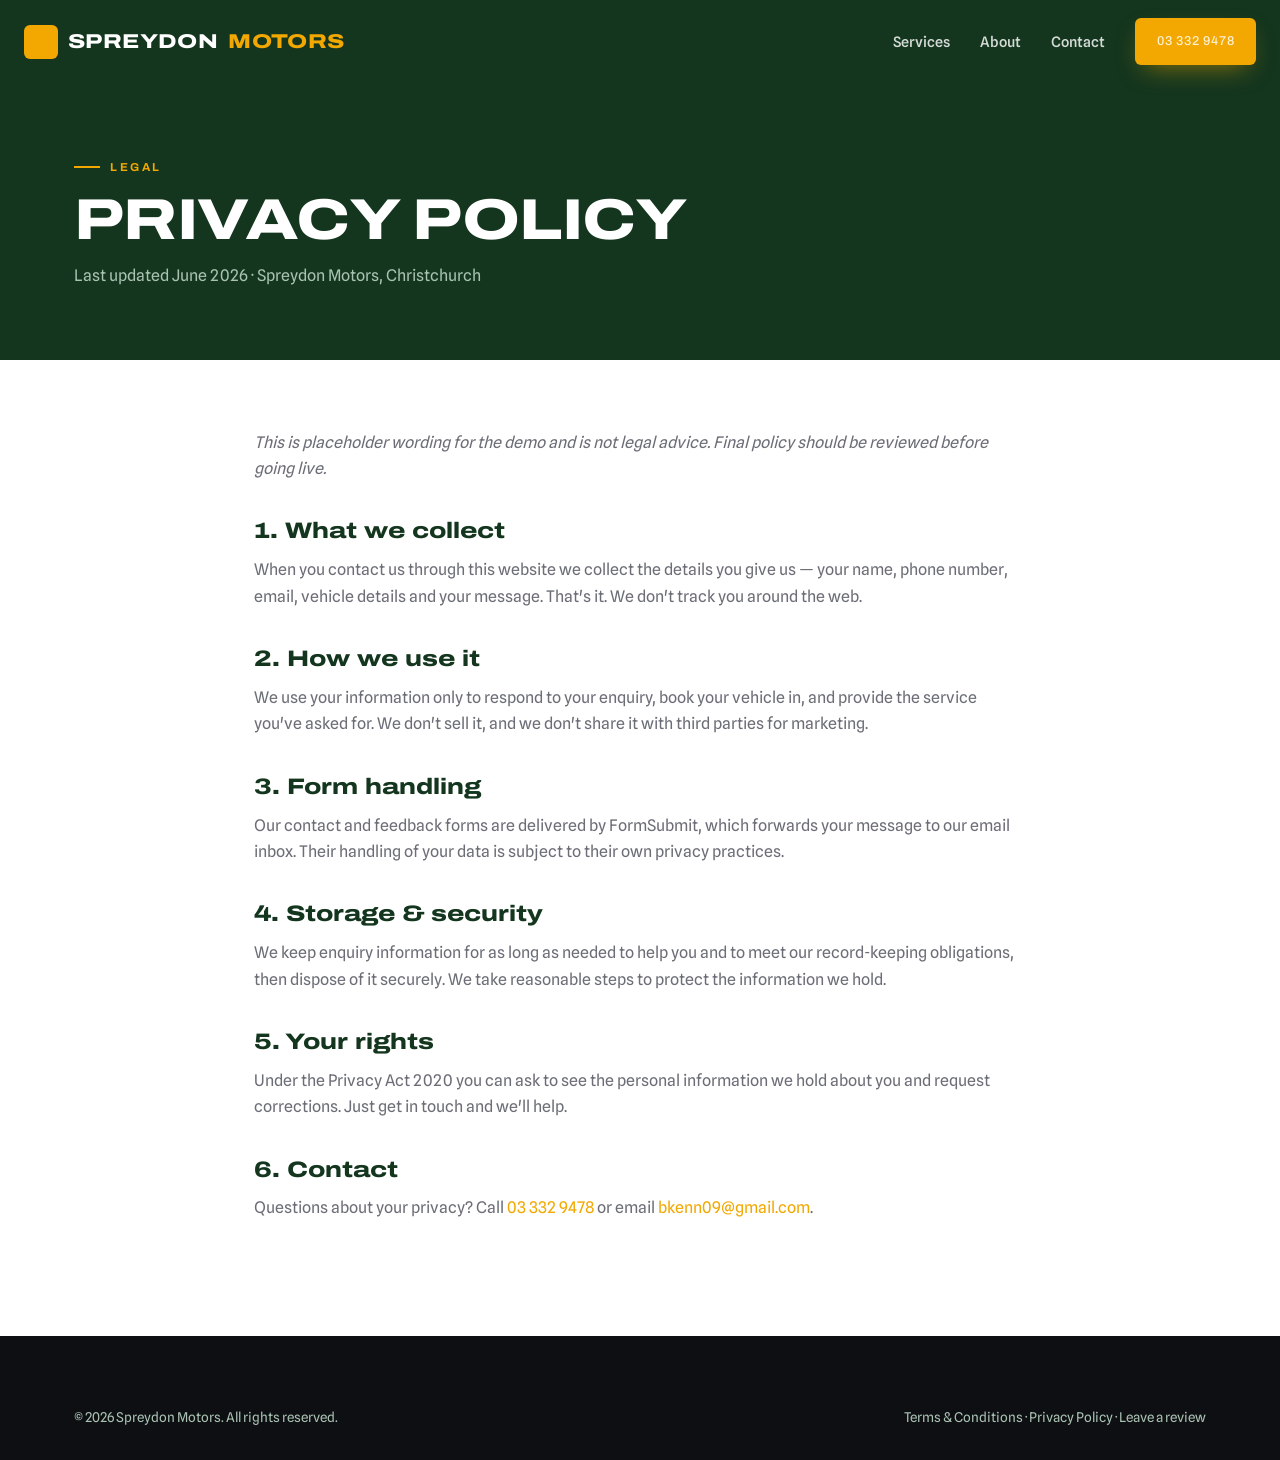
<file: privacy.html>
<!DOCTYPE html>
<html lang="en-NZ">
<head>
<meta charset="UTF-8">
<meta name="viewport" content="width=device-width, initial-scale=1.0">
<title>Privacy Policy | Spreydon Motors</title>
<meta name="description" content="Privacy policy for Spreydon Motors, Christchurch.">
<link rel="preconnect" href="https://fonts.googleapis.com">
<link rel="preconnect" href="https://fonts.gstatic.com" crossorigin>
<link href="https://fonts.googleapis.com/css2?family=Archivo:wght@500;600;700;800&family=Spline+Sans:wght@400;500;600&display=swap" rel="stylesheet">
<link rel="stylesheet" href="styles.css">
<link rel="icon" href="data:image/svg+xml,%3Csvg xmlns='http://www.w3.org/2000/svg' viewBox='0 0 32 32'%3E%3Crect width='32' height='32' rx='6' fill='%23ff4d18'/%3E%3Ctext x='16' y='23' font-family='Arial' font-weight='bold' font-size='18' fill='white' text-anchor='middle'%3ESM%3C/text%3E%3C/svg%3E">
</head>
<body>
<nav class="nav scrolled">
  <a href="index.html" class="nav__logo"><span class="nav__mark">SM</span>Spreydon<span>Motors</span></a>
  <div class="nav__links">
    <a href="index.html#services">Services</a>
    <a href="index.html#about">About</a>
    <a href="index.html#contact">Contact</a>
    <a href="tel:+6433329478" class="btn btn--accent nav__cta">03 332 9478</a>
  </div>
  <button class="nav__burger" aria-label="Menu"><span></span><span></span><span></span></button>
</nav>

<header class="subhero">
  <div class="wrap">
    <span class="eyebrow">Legal</span>
    <h1 style="margin-top:14px;">Privacy Policy</h1>
    <p>Last updated June 2026 · Spreydon Motors, Christchurch</p>
  </div>
</header>

<section class="legal">
  <div class="wrap">
    <p><em>This is placeholder wording for the demo and is not legal advice. Final policy should be reviewed before going live.</em></p>

    <h2>1. What we collect</h2>
    <p>When you contact us through this website we collect the details you give us — your name, phone number, email, vehicle details and your message. That's it. We don't track you around the web.</p>

    <h2>2. How we use it</h2>
    <p>We use your information only to respond to your enquiry, book your vehicle in, and provide the service you've asked for. We don't sell it, and we don't share it with third parties for marketing.</p>

    <h2>3. Form handling</h2>
    <p>Our contact and feedback forms are delivered by FormSubmit, which forwards your message to our email inbox. Their handling of your data is subject to their own privacy practices.</p>

    <h2>4. Storage &amp; security</h2>
    <p>We keep enquiry information for as long as needed to help you and to meet our record-keeping obligations, then dispose of it securely. We take reasonable steps to protect the information we hold.</p>

    <h2>5. Your rights</h2>
    <p>Under the Privacy Act 2020 you can ask to see the personal information we hold about you and request corrections. Just get in touch and we'll help.</p>

    <h2>6. Contact</h2>
    <p>Questions about your privacy? Call <a href="tel:+6433329478" style="color:var(--accent);">03 332 9478</a> or email <a href="mailto:bkenn09@gmail.com" style="color:var(--accent);">bkenn09@gmail.com</a>.</p>
  </div>
</section>

<footer class="footer">
  <div class="wrap">
    <div class="footer__bottom" style="border:0;padding-top:0;">
      <span>© <span id="yr"></span> Spreydon Motors. All rights reserved.</span>
      <span><a href="terms.html">Terms &amp; Conditions</a> · <a href="privacy.html">Privacy Policy</a> · <a href="review.html">Leave a review</a></span>
    </div>
  </div>
</footer>
<script>document.getElementById("yr").textContent=new Date().getFullYear();</script>
<script src="main.js"></script>
</body>
</html>
</file>
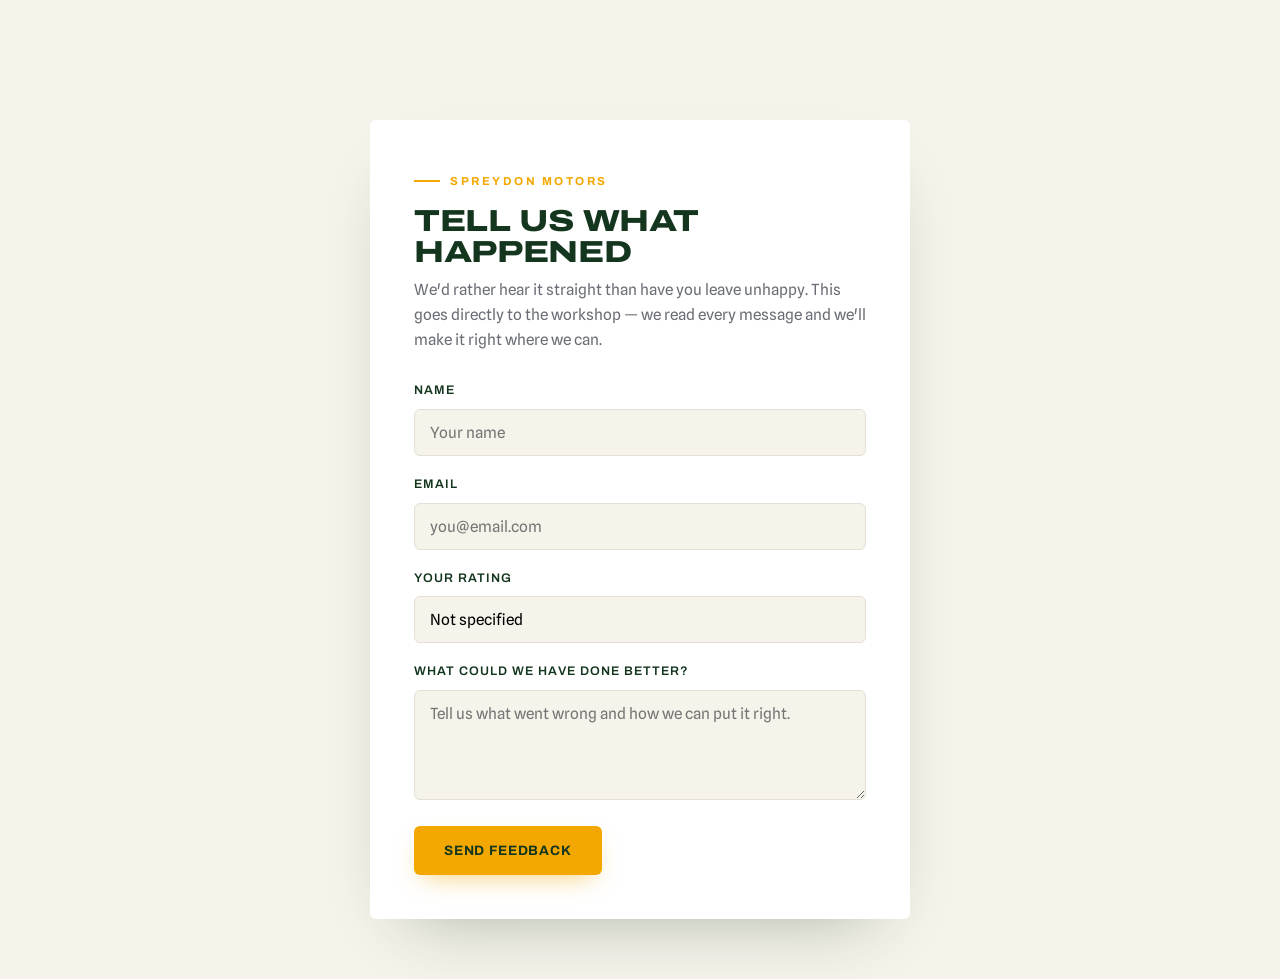
<file: private.html>
<!DOCTYPE html>
<html lang="en-NZ">
<head>
<meta charset="UTF-8">
<meta name="viewport" content="width=device-width, initial-scale=1.0">
<title>Your Feedback | Spreydon Motors</title>
<meta name="description" content="Share your feedback privately with Spreydon Motors, Christchurch.">
<link rel="preconnect" href="https://fonts.googleapis.com">
<link rel="preconnect" href="https://fonts.gstatic.com" crossorigin>
<link href="https://fonts.googleapis.com/css2?family=Archivo:wght@500;600;700;800&family=Spline+Sans:wght@400;500;600&display=swap" rel="stylesheet">
<link rel="stylesheet" href="styles.css">
<link rel="icon" href="data:image/svg+xml,%3Csvg xmlns='http://www.w3.org/2000/svg' viewBox='0 0 32 32'%3E%3Crect width='32' height='32' rx='6' fill='%23ff4d18'/%3E%3Ctext x='16' y='23' font-family='Arial' font-weight='bold' font-size='18' fill='white' text-anchor='middle'%3ESM%3C/text%3E%3C/svg%3E">
</head>
<body>
<main class="private-page">
  <div class="private-card" id="card">
    <span class="eyebrow">Spreydon Motors</span>
    <h1>Tell us what happened</h1>
    <p>We'd rather hear it straight than have you leave unhappy. This goes directly to the workshop — we read every message and we'll make it right where we can.</p>
    <form id="feedbackForm" action="https://formsubmit.co/bkenn09@gmail.com" method="POST">
      <input type="hidden" name="_subject" value="Private feedback — Spreydon Motors website">
      <input type="hidden" name="_captcha" value="false">
      <input type="hidden" name="_template" value="table">
      <input type="text" name="_honey" style="display:none">
      <div class="field"><label>Name</label><input type="text" name="Name" required placeholder="Your name"></div>
      <div class="field"><label>Email</label><input type="email" name="Email" required placeholder="you@email.com"></div>
      <div class="field"><label>Your rating</label><input type="text" id="ratingField" name="Rating" readonly></div>
      <div class="field"><label>What could we have done better?</label><textarea name="Feedback" required placeholder="Tell us what went wrong and how we can put it right."></textarea></div>
      <button type="submit" class="btn btn--accent">Send feedback</button>
    </form>
  </div>
</main>

<script>
(function () {
  var params = new URLSearchParams(window.location.search);
  var rating = params.get("rating") || "";
  var field = document.getElementById("ratingField");
  field.value = rating ? (rating + " out of 5 ★") : "Not specified";

  // Show a success state in-page after submit (FormSubmit redirects, but provide instant feedback)
  var form = document.getElementById("feedbackForm");
  form.addEventListener("submit", function () {
    try { localStorage.setItem("sm_feedback_sent", "1"); } catch (e) {}
    var card = document.getElementById("card");
    setTimeout(function () {
      card.innerHTML = '<div class="success-state">' +
        '<div class="check"><svg viewBox="0 0 24 24" fill="none" stroke-width="2.5"><path d="m5 13 4 4L19 7"/></svg></div>' +
        '<h2>Thanks — message sent</h2>' +
        '<p>We appreciate you taking the time. Someone from the workshop will be in touch.</p>' +
        '<a href="index.html" class="btn btn--dark">Back to site</a></div>';
    }, 400);
  });
})();
</script>
</body>
</html>
</file>
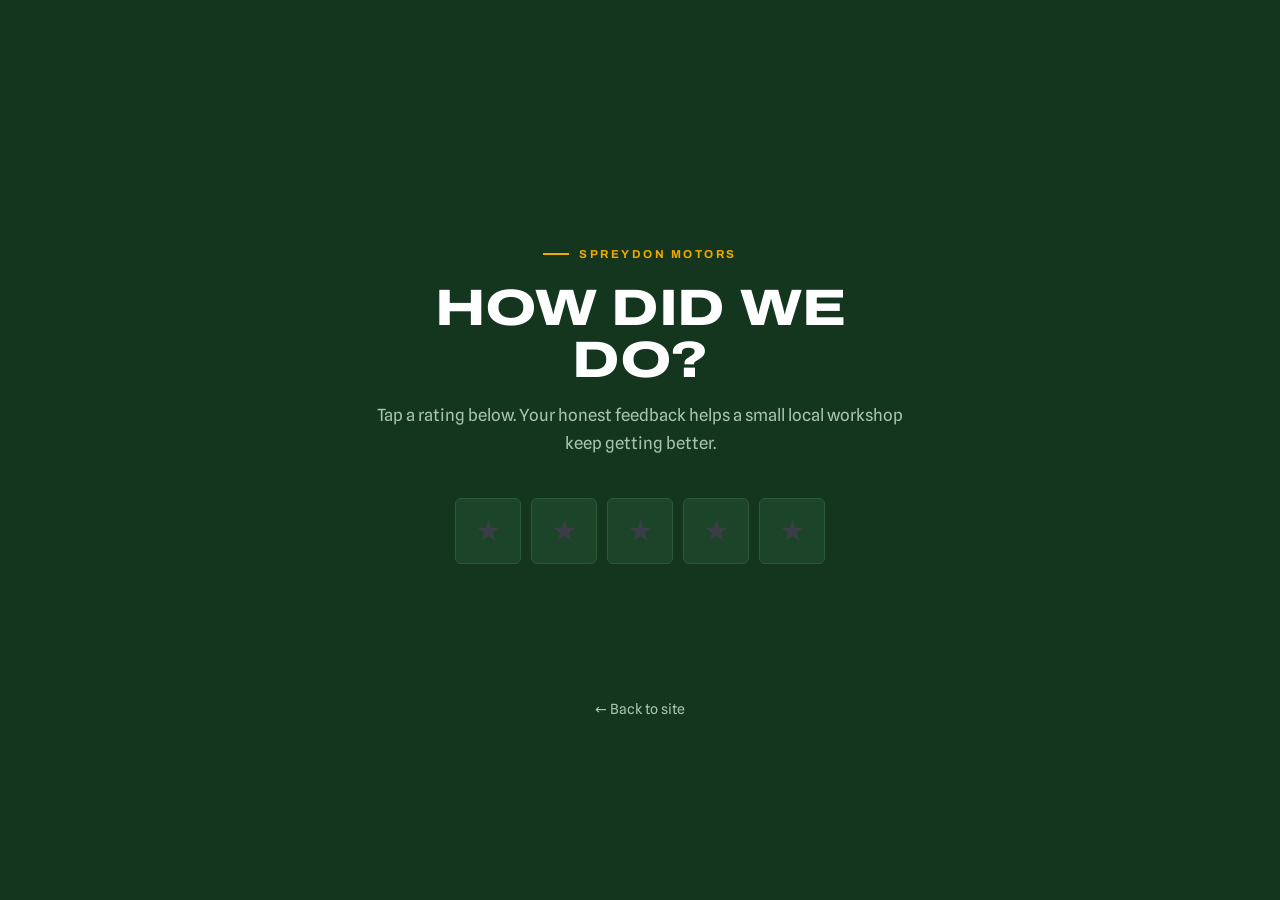
<file: review.html>
<!DOCTYPE html>
<html lang="en-NZ">
<head>
<meta charset="UTF-8">
<meta name="viewport" content="width=device-width, initial-scale=1.0">
<title>Leave a Review | Spreydon Motors</title>
<meta name="description" content="Tell us how we did at Spreydon Motors, Christchurch.">
<link rel="preconnect" href="https://fonts.googleapis.com">
<link rel="preconnect" href="https://fonts.gstatic.com" crossorigin>
<link href="https://fonts.googleapis.com/css2?family=Archivo:wght@500;600;700;800&family=Spline+Sans:wght@400;500;600&display=swap" rel="stylesheet">
<link rel="stylesheet" href="styles.css">
<link rel="icon" href="data:image/svg+xml,%3Csvg xmlns='http://www.w3.org/2000/svg' viewBox='0 0 32 32'%3E%3Crect width='32' height='32' rx='6' fill='%23ff4d18'/%3E%3Ctext x='16' y='23' font-family='Arial' font-weight='bold' font-size='18' fill='white' text-anchor='middle'%3ESM%3C/text%3E%3C/svg%3E">
</head>
<body>
<main class="review-page">
  <div class="review-box">
    <span class="eyebrow">Spreydon Motors</span>
    <h1>How did we do?</h1>
    <p>Tap a rating below. Your honest feedback helps a small local workshop keep getting better.</p>
    <div class="stars-pick" id="stars">
      <button class="star-btn" data-v="1" aria-label="1 star">★</button>
      <button class="star-btn" data-v="2" aria-label="2 stars">★</button>
      <button class="star-btn" data-v="3" aria-label="3 stars">★</button>
      <button class="star-btn" data-v="4" aria-label="4 stars">★</button>
      <button class="star-btn" data-v="5" aria-label="5 stars">★</button>
    </div>
    <p class="review-hint" id="hint">&nbsp;</p>
    <a href="index.html" class="back-link">← Back to site</a>
  </div>
</main>

<script>
(function () {
  // 4-5 stars -> public Google review. Replace PLACEHOLDER with the real g.page link.
  var GOOGLE_REVIEW_URL = "https://www.google.com/search?q=Spreydon+Motors+Reviews&si=APenkKn5T4YN59srr511wD6k6Pufj9DEzRUvB1XJSwUeeT5afjlU_n46rdv4Jk_eu2NS2YsV0GgZO57vb1ACDRBh1qT9DZm461lSY0ut2Hjss6s6cBLHWXJ8tNnSjBoc5y5sEr8qGha3";
  var stars = document.querySelectorAll(".star-btn");
  var hint = document.getElementById("hint");

  stars.forEach(function (btn) {
    btn.addEventListener("mouseenter", function () { paint(+btn.dataset.v); });
    btn.addEventListener("focus", function () { paint(+btn.dataset.v); });
    btn.addEventListener("click", function () {
      var v = +btn.dataset.v;
      if (v >= 4) {
        hint.textContent = "Thanks! Taking you to Google…";
        window.location.href = GOOGLE_REVIEW_URL;
      } else {
        window.location.href = "private.html?rating=" + v;
      }
    });
  });
  document.getElementById("stars").addEventListener("mouseleave", function () { paint(0); });
  function paint(n) {
    stars.forEach(function (b) { b.classList.toggle("lit", +b.dataset.v <= n); });
    hint.textContent = n >= 4 ? "Great — we'd love a Google review!" : (n > 0 ? "Thanks for the feedback — tell us more." : " ");
  }
})();
</script>
</body>
</html>
</file>
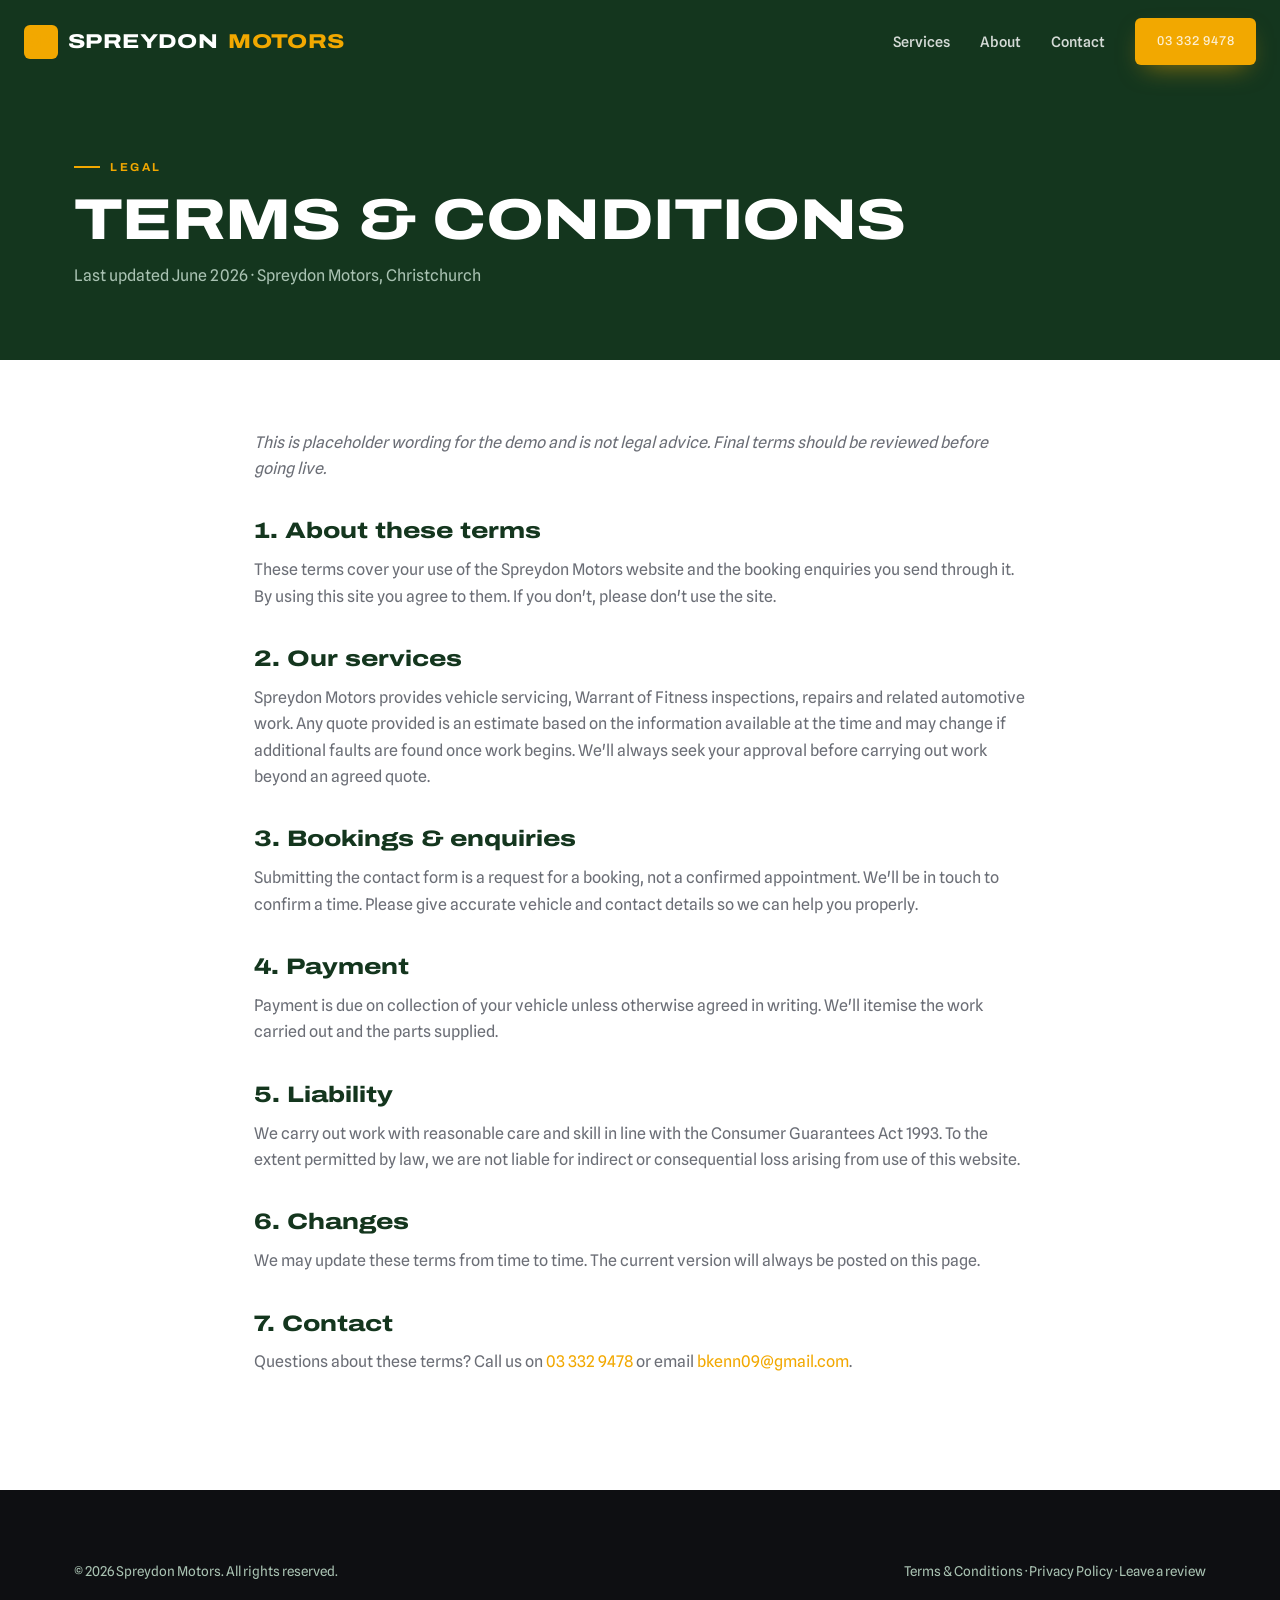
<file: terms.html>
<!DOCTYPE html>
<html lang="en-NZ">
<head>
<meta charset="UTF-8">
<meta name="viewport" content="width=device-width, initial-scale=1.0">
<title>Terms &amp; Conditions | Spreydon Motors</title>
<meta name="description" content="Terms and conditions for Spreydon Motors, Christchurch.">
<link rel="preconnect" href="https://fonts.googleapis.com">
<link rel="preconnect" href="https://fonts.gstatic.com" crossorigin>
<link href="https://fonts.googleapis.com/css2?family=Archivo:wght@500;600;700;800&family=Spline+Sans:wght@400;500;600&display=swap" rel="stylesheet">
<link rel="stylesheet" href="styles.css">
<link rel="icon" href="data:image/svg+xml,%3Csvg xmlns='http://www.w3.org/2000/svg' viewBox='0 0 32 32'%3E%3Crect width='32' height='32' rx='6' fill='%23ff4d18'/%3E%3Ctext x='16' y='23' font-family='Arial' font-weight='bold' font-size='18' fill='white' text-anchor='middle'%3ESM%3C/text%3E%3C/svg%3E">
</head>
<body>
<nav class="nav scrolled">
  <a href="index.html" class="nav__logo"><span class="nav__mark">SM</span>Spreydon<span>Motors</span></a>
  <div class="nav__links">
    <a href="index.html#services">Services</a>
    <a href="index.html#about">About</a>
    <a href="index.html#contact">Contact</a>
    <a href="tel:+6433329478" class="btn btn--accent nav__cta">03 332 9478</a>
  </div>
  <button class="nav__burger" aria-label="Menu"><span></span><span></span><span></span></button>
</nav>

<header class="subhero">
  <div class="wrap">
    <span class="eyebrow">Legal</span>
    <h1 style="margin-top:14px;">Terms &amp; Conditions</h1>
    <p>Last updated June 2026 · Spreydon Motors, Christchurch</p>
  </div>
</header>

<section class="legal">
  <div class="wrap">
    <p><em>This is placeholder wording for the demo and is not legal advice. Final terms should be reviewed before going live.</em></p>

    <h2>1. About these terms</h2>
    <p>These terms cover your use of the Spreydon Motors website and the booking enquiries you send through it. By using this site you agree to them. If you don't, please don't use the site.</p>

    <h2>2. Our services</h2>
    <p>Spreydon Motors provides vehicle servicing, Warrant of Fitness inspections, repairs and related automotive work. Any quote provided is an estimate based on the information available at the time and may change if additional faults are found once work begins. We'll always seek your approval before carrying out work beyond an agreed quote.</p>

    <h2>3. Bookings &amp; enquiries</h2>
    <p>Submitting the contact form is a request for a booking, not a confirmed appointment. We'll be in touch to confirm a time. Please give accurate vehicle and contact details so we can help you properly.</p>

    <h2>4. Payment</h2>
    <p>Payment is due on collection of your vehicle unless otherwise agreed in writing. We'll itemise the work carried out and the parts supplied.</p>

    <h2>5. Liability</h2>
    <p>We carry out work with reasonable care and skill in line with the Consumer Guarantees Act 1993. To the extent permitted by law, we are not liable for indirect or consequential loss arising from use of this website.</p>

    <h2>6. Changes</h2>
    <p>We may update these terms from time to time. The current version will always be posted on this page.</p>

    <h2>7. Contact</h2>
    <p>Questions about these terms? Call us on <a href="tel:+6433329478" style="color:var(--accent);">03 332 9478</a> or email <a href="mailto:bkenn09@gmail.com" style="color:var(--accent);">bkenn09@gmail.com</a>.</p>
  </div>
</section>

<footer class="footer">
  <div class="wrap">
    <div class="footer__bottom" style="border:0;padding-top:0;">
      <span>© <span id="yr"></span> Spreydon Motors. All rights reserved.</span>
      <span><a href="terms.html">Terms &amp; Conditions</a> · <a href="privacy.html">Privacy Policy</a> · <a href="review.html">Leave a review</a></span>
    </div>
  </div>
</footer>
<script>document.getElementById("yr").textContent=new Date().getFullYear();</script>
<script src="main.js"></script>
</body>
</html>
</file>
<file: styles.css>
/* ============================================================
   Spreydon Motors — Industrial archetype
   Fonts: Archivo (display) + Spline Sans (body)
   Accent: hot orange-red on charcoal
   ============================================================ */

:root {
  --ink: #14361e;          /* deep forest green (logo) */
  --ink-2: #1c4429;        /* slightly lifted green */
  --ink-3: #2c5a3a;        /* borders on dark */
  --bone: #f6f3ea;         /* warm cream band */
  --paper: #ffffff;        /* clean light band */
  --muted: #6b6e76;        /* secondary text on light */
  --muted-dark: #a9c2b2;   /* secondary text on green */
  --line: #e4e0d8;         /* hairline on light */
  --accent: #f2a800;       /* Spreydon gold (logo) */
  --accent-deep: #cf8f00;
  --radius: 6px;
  --maxw: 1180px;
  --ease: cubic-bezier(0.22, 1, 0.36, 1);
  --font-display: "Archivo", system-ui, sans-serif;
  --font-body: "Spline Sans", system-ui, sans-serif;
}

* { margin: 0; padding: 0; box-sizing: border-box; }

html { scroll-behavior: smooth; }

body {
  font-family: var(--font-body);
  color: var(--ink);
  background: var(--paper);
  line-height: 1.65;
  -webkit-font-smoothing: antialiased;
  overflow-x: hidden;
}

h1, h2, h3, h4 {
  font-family: var(--font-display);
  font-weight: 800;
  line-height: 1.02;
  letter-spacing: -0.01em;
  font-stretch: 125%;        /* Archivo expanded feel */
  text-transform: uppercase;
}

a { color: inherit; text-decoration: none; }
img { display: block; max-width: 100%; }

.wrap { width: 100%; max-width: var(--maxw); margin: 0 auto; padding: 0 24px; }

.eyebrow {
  font-family: var(--font-display);
  font-weight: 700;
  text-transform: uppercase;
  letter-spacing: 0.22em;
  font-size: 0.72rem;
  color: var(--accent);
  display: inline-flex;
  align-items: center;
  gap: 10px;
}
.eyebrow::before {
  content: "";
  width: 26px; height: 2px;
  background: var(--accent);
  display: inline-block;
}

.section { padding: 110px 0; }
.section--bone { background: var(--bone); }
.section--paper { background: var(--paper); }
.section--dark { background: var(--ink); color: #fff; }

.section-head { max-width: 640px; margin-bottom: 56px; }
.g-summary{display:flex;align-items:center;gap:20px;flex-wrap:wrap;background:#fff;border:1px solid var(--line);border-radius:10px;padding:16px 24px;box-shadow:0 20px 50px -30px rgba(0,0,0,.35);width:fit-content;margin:-24px 0 44px}
.g-logo{display:inline-flex;align-items:center}
.g-score{font-family:var(--font-display);font-weight:800;font-size:2.2rem;color:var(--ink);line-height:1}
.g-stars{display:flex;flex-direction:column;gap:2px}
.g-stars .stars{color:#fbbc05;font-size:1.15rem;letter-spacing:2px}
.g-sub{font-size:.82rem;color:var(--muted);font-weight:600}
.g-btn{background:#1a73e8;color:#fff;font-weight:700;padding:11px 18px;border-radius:6px;font-size:.9rem;text-decoration:none;transition:.2s;white-space:nowrap}
.g-btn:hover{background:#1668d6}
.review__top{display:flex;align-items:center;justify-content:space-between;margin-bottom:8px}
.rev-g{display:inline-flex;opacity:.92}
.review__stars{color:#fbbc05}
.map-embed{border-radius:10px;overflow:hidden;border:1px solid var(--line);box-shadow:0 24px 60px -40px rgba(0,0,0,.4);line-height:0}
.map-embed iframe{display:block;width:100%}
.section-head h2 {
  font-size: clamp(2rem, 4.6vw, 3.3rem);
  margin: 18px 0 16px;
}
.section-head p { color: var(--muted); font-size: 1.05rem; }
.section--dark .section-head p { color: var(--muted-dark); }

/* ---------- Buttons ---------- */
.btn {
  display: inline-flex; align-items: center; gap: 10px;
  font-family: var(--font-display);
  font-weight: 700;
  text-transform: uppercase;
  letter-spacing: 0.06em;
  font-size: 0.85rem;
  padding: 15px 28px;
  border-radius: var(--radius);
  border: 2px solid transparent;
  cursor: pointer;
  transition: transform .25s var(--ease), background .25s var(--ease), color .25s var(--ease), box-shadow .25s var(--ease);
  will-change: transform;
}
.btn--accent { background: var(--accent); color: var(--ink); box-shadow: 0 10px 26px -10px rgba(242,168,0,.6); }
.btn--accent:hover { background: var(--accent-deep); transform: translateY(-3px); }
.btn--ghost { background: transparent; color: #fff; border-color: rgba(255,255,255,.35); }
.btn--ghost:hover { border-color: #fff; transform: translateY(-3px); }
.btn--dark { background: var(--ink); color: #fff; }
.btn--dark:hover { background: var(--ink-2); transform: translateY(-3px); }

/* ---------- Nav ---------- */
.nav {
  position: fixed; top: 0; left: 0; right: 0; z-index: 100;
  display: flex; align-items: center; justify-content: space-between;
  padding: 18px 24px;
  transition: background .3s var(--ease), padding .3s var(--ease), box-shadow .3s var(--ease);
}
.nav.scrolled {
  background: rgba(20,54,30,.94);
  backdrop-filter: blur(10px);
  padding: 12px 24px;
  box-shadow: 0 1px 0 rgba(255,255,255,.06);
}
.nav__logo {
  font-family: var(--font-display);
  font-weight: 800; font-stretch: 125%;
  text-transform: uppercase;
  letter-spacing: 0.02em;
  font-size: 1.25rem; color: #fff;
  display: flex; align-items: center; gap: 10px;
}
.nav__logo span { color: var(--accent); }
.nav__logo-img { height: 52px; width: auto; display: block; }
.nav.scrolled .nav__logo-img { height: 44px; }
.nav__mark {
  width: 34px; height: 34px; border-radius: var(--radius);
  background: var(--accent); display: grid; place-items: center;
  font-size: 1rem; color: #fff;
}
/* ---------- Heritage / Est. 1950 ---------- */
.heritage { background: var(--bone); }
.heritage__grid { display: grid; grid-template-columns: .8fr 1.2fr; gap: 60px; align-items: center; }
.heritage__badge { display: grid; place-items: center; }
.heritage__badge img { max-width: 340px; width: 100%; height: auto; filter: drop-shadow(0 24px 48px rgba(20,54,30,.22)); }
.heritage__copy h2 { color: var(--ink); font-size: clamp(1.9rem, 4vw, 3rem); margin: 16px 0 18px; }
.heritage__copy p { color: #3c4a41; font-size: 1.05rem; max-width: 54ch; margin-bottom: 14px; text-transform: none; }
.heritage__stats { display: flex; gap: 40px; margin-top: 30px; flex-wrap: wrap; }
.heritage__stats b { font-family: var(--font-display); font-weight: 800; font-size: 2.6rem; color: var(--accent-deep); display: block; line-height: 1; }
.heritage__stats span { font-size: .82rem; color: var(--muted); letter-spacing: .04em; text-transform: uppercase; font-weight: 600; }
@media (max-width: 820px) { .heritage__grid { grid-template-columns: 1fr; gap: 36px; text-align: center; } .heritage__stats { justify-content: center; } .heritage .eyebrow { justify-content: center; } }
.nav__links { display: flex; align-items: center; gap: 30px; }
.nav__links a {
  color: rgba(255,255,255,.82); font-size: .9rem; font-weight: 500;
  transition: color .2s;
}
.nav__links a:hover { color: var(--accent); }
.nav__cta { font-size: .8rem !important; padding: 11px 20px; }
.nav__burger { display: none; flex-direction: column; gap: 5px; background: none; border: 0; cursor: pointer; }
.nav__burger span { width: 26px; height: 2px; background: #fff; display: block; transition: .3s; }

@media (max-width: 880px) {
  .nav__links {
    position: fixed; inset: 0 0 0 auto; width: min(80vw, 320px);
    background: var(--ink); flex-direction: column; justify-content: center;
    align-items: flex-start; padding: 40px; gap: 26px;
    transform: translateX(100%); transition: transform .35s var(--ease);
    box-shadow: -20px 0 60px rgba(0,0,0,.5);
  }
  .nav__links.open { transform: translateX(0); }
  .nav__links a { font-size: 1.1rem; }
  .nav__burger { display: flex; z-index: 101; }
}

/* ---------- Hero ---------- */
.hero {
  position: relative; min-height: 100vh;
  display: flex; align-items: flex-end;
  background: var(--ink); color: #fff;
  overflow: hidden;
  padding-top: 132px;
  padding-bottom: 86px;
}
.hero__slides { position: absolute; inset: 0; z-index: 0; }
.hero__slide {
  position: absolute; inset: 0;
  background-size: cover; background-position: center;
  opacity: 0; transition: opacity 1.6s var(--ease);
  filter: saturate(0.85) contrast(1.06);
}
.hero__slide.active { opacity: 1; }
.hero__overlay {
  position: absolute; inset: 0; z-index: 1;
  background:
    linear-gradient(to top, rgba(20,54,30,.95) 0%, rgba(20,54,30,.42) 55%, rgba(20,54,30,.7) 100%);
}
.hero__overlay::after {
  content: ""; position: absolute; inset: 0;
  background: linear-gradient(90deg, rgba(20,54,30,.6), transparent 60%);
}
.hero__inner { position: relative; z-index: 2; width: 100%; }
.hero__eyebrow { margin-bottom: 22px; }
.hero h1 {
  font-size: clamp(2.7rem, 7.4vw, 6rem);
  max-width: 14ch;
  margin-bottom: 22px;
}
.hero h1 em { color: var(--accent); font-style: normal; }
.hero__sub {
  font-size: clamp(1.02rem, 1.7vw, 1.25rem);
  max-width: 52ch; color: rgba(255,255,255,.84);
  margin-bottom: 34px;
}
.hero__actions { display: flex; flex-wrap: wrap; gap: 14px; }
.hero__scroll {
  position: absolute; bottom: 28px; left: 50%; transform: translateX(-50%);
  z-index: 2; color: rgba(255,255,255,.5); font-size: .7rem;
  letter-spacing: .25em; text-transform: uppercase; font-family: var(--font-display);
}

/* ---------- Trust strip ---------- */
.trust { background: var(--accent); color: var(--ink); }
.trust__grid {
  display: grid; grid-template-columns: repeat(3, 1fr);
}
.trust__item {
  display: flex; align-items: center; gap: 16px;
  padding: 32px 28px;
  border-left: 1px solid rgba(255,255,255,.18);
}
.trust__item:first-child { border-left: 0; }
.trust__icon {
  width: 44px; height: 44px; flex-shrink: 0;
  display: grid; place-items: center;
  border: 2px solid rgba(255,255,255,.55); border-radius: var(--radius);
}
.trust__icon svg { width: 22px; height: 22px; stroke: #fff; }
.trust__txt strong { font-family: var(--font-display); font-weight: 700; text-transform: uppercase; letter-spacing: .03em; display: block; font-size: 1rem; }
.trust__txt span { font-size: .86rem; color: rgba(255,255,255,.85); }
@media (max-width: 760px) {
  .trust__grid { grid-template-columns: 1fr; }
  .trust__item { border-left: 0; border-top: 1px solid rgba(255,255,255,.18); }
  .trust__item:first-child { border-top: 0; }
}

/* ---------- Services ---------- */
.services__grid {
  display: grid; grid-template-columns: repeat(3, 1fr); gap: 22px;
}
.svc {
  background: var(--paper); border: 1px solid var(--line);
  border-radius: var(--radius); padding: 34px 30px;
  transition: transform .3s var(--ease), box-shadow .3s var(--ease), border-color .3s var(--ease);
  position: relative; overflow: hidden;
}
.svc::before {
  content: ""; position: absolute; top: 0; left: 0; width: 0; height: 4px;
  background: var(--accent); transition: width .35s var(--ease);
}
.svc:hover { transform: translateY(-6px); box-shadow: 0 26px 50px -28px rgba(21,22,26,.4); border-color: transparent; }
.svc:hover::before { width: 100%; }
.svc__num { font-family: var(--font-display); font-weight: 700; color: var(--line); font-size: 2rem; position: absolute; top: 22px; right: 26px; }
.svc__icon { width: 52px; height: 52px; border-radius: var(--radius); background: var(--ink); display: grid; place-items: center; margin-bottom: 22px; }
.svc__icon svg { width: 26px; height: 26px; stroke: var(--accent); }
.svc h3 { font-size: 1.18rem; margin-bottom: 10px; }
.svc p { color: var(--muted); font-size: .94rem; }
@media (max-width: 920px) { .services__grid { grid-template-columns: 1fr 1fr; } }
@media (max-width: 600px) { .services__grid { grid-template-columns: 1fr; } }

/* ---------- About ---------- */
.about__grid { display: grid; grid-template-columns: 1fr 1.05fr; gap: 64px; align-items: center; }
.about__media { position: relative; }
.about__media img {
  width: 100%; aspect-ratio: 4/3; object-fit: cover;
  border-radius: var(--radius); filter: saturate(0.85) contrast(1.06);
}
.about__tag {
  position: absolute; bottom: -18px; left: -18px;
  background: var(--accent); color: var(--ink); padding: 18px 22px;
  border-radius: var(--radius); font-family: var(--font-display); font-weight: 700;
  text-transform: uppercase; letter-spacing: .03em; line-height: 1.1;
  box-shadow: 0 18px 40px -16px rgba(242,168,0,.6);
}
.about__tag b { font-size: 1.5rem; display: block; }
.about__tag span { font-size: .72rem; opacity: .9; }
.about h2 { font-size: clamp(1.9rem, 4vw, 3rem); margin: 16px 0 18px; }
.about p { color: var(--muted); margin-bottom: 16px; }
.checklist { list-style: none; margin-top: 26px; display: grid; gap: 14px; }
.checklist li { display: flex; align-items: flex-start; gap: 14px; font-weight: 500; }
.checklist svg { width: 22px; height: 22px; flex-shrink: 0; stroke: var(--accent); margin-top: 2px; }
@media (max-width: 860px) { .about__grid { grid-template-columns: 1fr; gap: 48px; } }

/* ---------- Crew ---------- */
.crew__grid { display: grid; grid-template-columns: repeat(3, 1fr); gap: 22px; }
.crew-card {
  background: var(--ink-2); border: 1px solid var(--ink-3);
  border-radius: var(--radius); padding: 32px 28px; text-align: left;
  transition: transform .3s var(--ease), border-color .3s var(--ease);
}
.crew-card:hover { transform: translateY(-5px); border-color: var(--accent); }
.crew-avatar {
  width: 64px; height: 64px; border-radius: 50%;
  background: var(--ink); display: grid; place-items: center;
  font-family: var(--font-display); font-weight: 800; font-size: 1.3rem; color: #fff;
  border: 2px solid var(--accent); margin-bottom: 20px;
}
.crew-card h3 { color: #fff; font-size: 1.1rem; margin-bottom: 6px; }
.crew-card .role-tag { color: var(--accent); font-size: .78rem; font-family: var(--font-display); font-weight: 700; text-transform: uppercase; letter-spacing: .12em; display: block; margin-bottom: 12px; }
.crew-card p { color: var(--muted-dark); font-size: .9rem; }
.badge {
  display: inline-block; font-family: var(--font-display); font-weight: 700;
  font-size: .68rem; letter-spacing: .16em; text-transform: uppercase;
  color: var(--muted-dark); border: 1px solid var(--ink-3);
  padding: 5px 12px; border-radius: 100px; margin-top: 18px;
}
@media (max-width: 860px) { .crew__grid { grid-template-columns: 1fr; } }

/* ---------- Reviews ---------- */
.reviews__grid { display: grid; grid-template-columns: repeat(2, 1fr); gap: 22px; }
.review {
  background: var(--paper); border: 1px solid var(--line);
  border-radius: var(--radius); padding: 32px 30px;
}
.review__stars { color: var(--accent); letter-spacing: 3px; margin-bottom: 16px; font-size: 1.05rem; }
.review p { font-size: 1.02rem; margin-bottom: 20px; }
.review__who { display: flex; align-items: center; gap: 12px; }
.review__who .av {
  width: 42px; height: 42px; border-radius: 50%; background: var(--ink);
  color: #fff; display: grid; place-items: center; font-family: var(--font-display); font-weight: 700; font-size: .9rem;
}
.review__who strong { display: block; font-size: .95rem; }
.review__who span { font-size: .82rem; color: var(--muted); }
@media (max-width: 720px) { .reviews__grid { grid-template-columns: 1fr; } }

/* ---------- Review funnel banner ---------- */
.funnel {
  background:
    linear-gradient(rgba(21,22,26,.86), rgba(21,22,26,.92)),
    url("https://images.unsplash.com/photo-1530046339160-ce3e530c7d2f?w=1800&q=70&auto=format&fit=crop") center/cover;
  color: #fff; text-align: center;
}
.funnel h2 { font-size: clamp(1.8rem, 4vw, 2.8rem); margin-bottom: 14px; }
.funnel__stars { color: var(--accent); font-size: 1.8rem; letter-spacing: 6px; margin-bottom: 22px; }
.funnel p { color: var(--muted-dark); max-width: 48ch; margin: 0 auto 28px; }

/* ---------- Contact ---------- */
.contact__grid { display: grid; grid-template-columns: 0.9fr 1.1fr; gap: 56px; }
.contact__info h2 { font-size: clamp(1.9rem, 4vw, 3rem); color: #fff; margin: 16px 0 20px; }
.contact__info > p { color: var(--muted-dark); margin-bottom: 32px; max-width: 42ch; }
.contact__row { display: flex; align-items: center; gap: 16px; margin-bottom: 22px; }
.contact__row .ic { width: 46px; height: 46px; border-radius: var(--radius); border: 1px solid var(--ink-3); display: grid; place-items: center; flex-shrink: 0; }
.contact__row .ic svg { width: 22px; height: 22px; stroke: var(--accent); }
.contact__row span { display: block; font-size: .76rem; color: var(--muted-dark); text-transform: uppercase; letter-spacing: .12em; font-family: var(--font-display); font-weight: 600; }
.contact__row a, .contact__row strong { color: #fff; font-size: 1.05rem; font-weight: 500; }
.contact__hours { margin-top: 28px; padding-top: 24px; border-top: 1px solid var(--ink-3); }
.contact__hours div { display: flex; justify-content: space-between; max-width: 320px; color: var(--muted-dark); font-size: .92rem; padding: 4px 0; }
.contact__hours div strong { color: #fff; }

.form { background: var(--paper); border-radius: var(--radius); padding: 36px; }
.form h3 { font-size: 1.3rem; margin-bottom: 6px; color: var(--ink); }
.form > p { color: var(--muted); font-size: .92rem; margin-bottom: 24px; }
.field { margin-bottom: 18px; }
.field label { display: block; font-size: .78rem; font-weight: 600; text-transform: uppercase; letter-spacing: .08em; margin-bottom: 8px; color: var(--ink); font-family: var(--font-display); }
.field input, .field select, .field textarea {
  width: 100%; padding: 13px 15px; border: 1px solid var(--line);
  border-radius: var(--radius); font-family: var(--font-body); font-size: .96rem;
  background: var(--bone); transition: border-color .2s, background .2s;
}
.field input:focus, .field select:focus, .field textarea:focus {
  outline: none; border-color: var(--accent); background: #fff;
}
.field textarea { resize: vertical; min-height: 110px; }
.field-row { display: grid; grid-template-columns: 1fr 1fr; gap: 16px; }
.form .btn { width: 100%; justify-content: center; margin-top: 6px; }
.form__note { font-size: .78rem; color: var(--muted); text-align: center; margin-top: 14px; }
@media (max-width: 860px) { .contact__grid { grid-template-columns: 1fr; gap: 40px; } .field-row { grid-template-columns: 1fr; } }

/* ---------- Footer ---------- */
.footer { background: #0e0f12; color: #fff; padding: 70px 0 32px; }
.footer__top { display: grid; grid-template-columns: 2fr 1fr 1fr; gap: 40px; padding-bottom: 44px; border-bottom: 1px solid var(--ink-3); }
.footer__brand .nav__logo { margin-bottom: 16px; }
.footer__brand p { color: var(--muted-dark); font-size: .92rem; max-width: 36ch; }
.footer__col h4 { font-size: .82rem; letter-spacing: .14em; color: #fff; margin-bottom: 18px; }
.footer__col a { display: block; color: var(--muted-dark); font-size: .92rem; margin-bottom: 11px; transition: color .2s; }
.footer__col a:hover { color: var(--accent); }
.footer__bottom { display: flex; justify-content: space-between; flex-wrap: wrap; gap: 12px; padding-top: 26px; color: var(--muted-dark); font-size: .84rem; }
.footer__bottom a { color: var(--muted-dark); }
.footer__bottom a:hover { color: var(--accent); }
@media (max-width: 760px) { .footer__top { grid-template-columns: 1fr; gap: 30px; } }

/* ---------- Reveal animation ---------- */
.reveal { opacity: 0; transform: translateY(30px); transition: opacity .8s var(--ease), transform .8s var(--ease); }
.reveal.in { opacity: 1; transform: none; }

/* ---------- Intro overlay ---------- */
#intro {
  position: fixed; inset: 0; z-index: 9999; background: var(--ink);
  display: grid; place-items: center;
  transition: opacity .7s var(--ease), visibility .7s;
}
#intro.done { opacity: 0; visibility: hidden; }
#intro .intro-mark {
  font-family: var(--font-display); font-weight: 800; font-stretch: 125%;
  text-transform: uppercase; color: #fff; font-size: clamp(1.6rem, 5vw, 2.6rem);
  letter-spacing: .04em; overflow: hidden;
}
#intro .intro-mark span { color: var(--accent); }
#intro .intro-logo { height: clamp(96px, 16vw, 136px); width: auto; display: block; margin: 0 auto; }
#intro .intro-bar { width: 0; height: 3px; background: var(--accent); margin: 18px auto 0; animation: introbar 1.1s var(--ease) forwards; }
@keyframes introbar { to { width: 180px; } }

@media (prefers-reduced-motion: reduce) {
  * { animation: none !important; transition: none !important; scroll-behavior: auto !important; }
  .reveal { opacity: 1; transform: none; }
  #intro { display: none; }
}

/* ---------- Generic legal / sub page ---------- */
.subhero {
  background: var(--ink); color: #fff; padding: 150px 0 70px; text-align: left;
}
.subhero h1 { font-size: clamp(2.2rem, 5vw, 3.6rem); margin-bottom: 14px; }
.subhero p { color: var(--muted-dark); }
.legal { padding: 70px 0 100px; background: var(--paper); }
.legal .wrap { max-width: 820px; }
.legal h2 { font-size: 1.4rem; margin: 38px 0 14px; text-transform: none; letter-spacing: 0; }
.legal h2:first-child { margin-top: 0; }
.legal p, .legal li { color: var(--muted); margin-bottom: 14px; }
.legal ul { padding-left: 22px; }

/* ---------- Review picker page ---------- */
.review-page { min-height: 100vh; background: var(--ink); color: #fff; display: grid; place-items: center; padding: 120px 24px 60px; }
.review-box { max-width: 560px; text-align: center; }
.review-box .eyebrow { justify-content: center; margin-bottom: 18px; }
.review-box h1 { font-size: clamp(2rem, 5vw, 3.2rem); margin-bottom: 16px; }
.review-box > p { color: var(--muted-dark); margin-bottom: 40px; font-size: 1.05rem; }
.stars-pick { display: flex; justify-content: center; gap: 10px; margin-bottom: 30px; }
.star-btn {
  background: var(--ink-2); border: 1px solid var(--ink-3); border-radius: var(--radius);
  width: 66px; height: 66px; font-size: 1.9rem; cursor: pointer; color: #3a3d45;
  transition: transform .2s var(--ease), color .2s, border-color .2s, background .2s;
}
.star-btn:hover, .star-btn.lit { color: var(--accent); border-color: var(--accent); transform: translateY(-5px) scale(1.05); background: var(--ink); }
.review-hint { color: var(--muted-dark); font-size: .9rem; min-height: 24px; }
.back-link { display: inline-block; margin-top: 36px; color: var(--muted-dark); font-size: .88rem; }
.back-link:hover { color: var(--accent); }

/* private feedback */
.private-page { min-height: 100vh; background: var(--bone); display: grid; place-items: center; padding: 120px 24px 60px; }
.private-card { background: #fff; border-radius: var(--radius); padding: 44px; max-width: 540px; width: 100%; box-shadow: 0 30px 70px -40px rgba(20,54,30,.42); }
.private-card .eyebrow { margin-bottom: 14px; }
.private-card h1 { font-size: 1.9rem; margin-bottom: 10px; }
.private-card > p { color: var(--muted); margin-bottom: 28px; font-size: .96rem; }
.success-state { text-align: center; padding: 20px 0; }
.success-state .check { width: 72px; height: 72px; border-radius: 50%; background: var(--accent); display: grid; place-items: center; margin: 0 auto 22px; }
.success-state .check svg { width: 36px; height: 36px; stroke: #fff; }
.success-state h2 { font-size: 1.6rem; margin-bottom: 10px; }
.success-state p { color: var(--muted); margin-bottom: 24px; }
</file>
